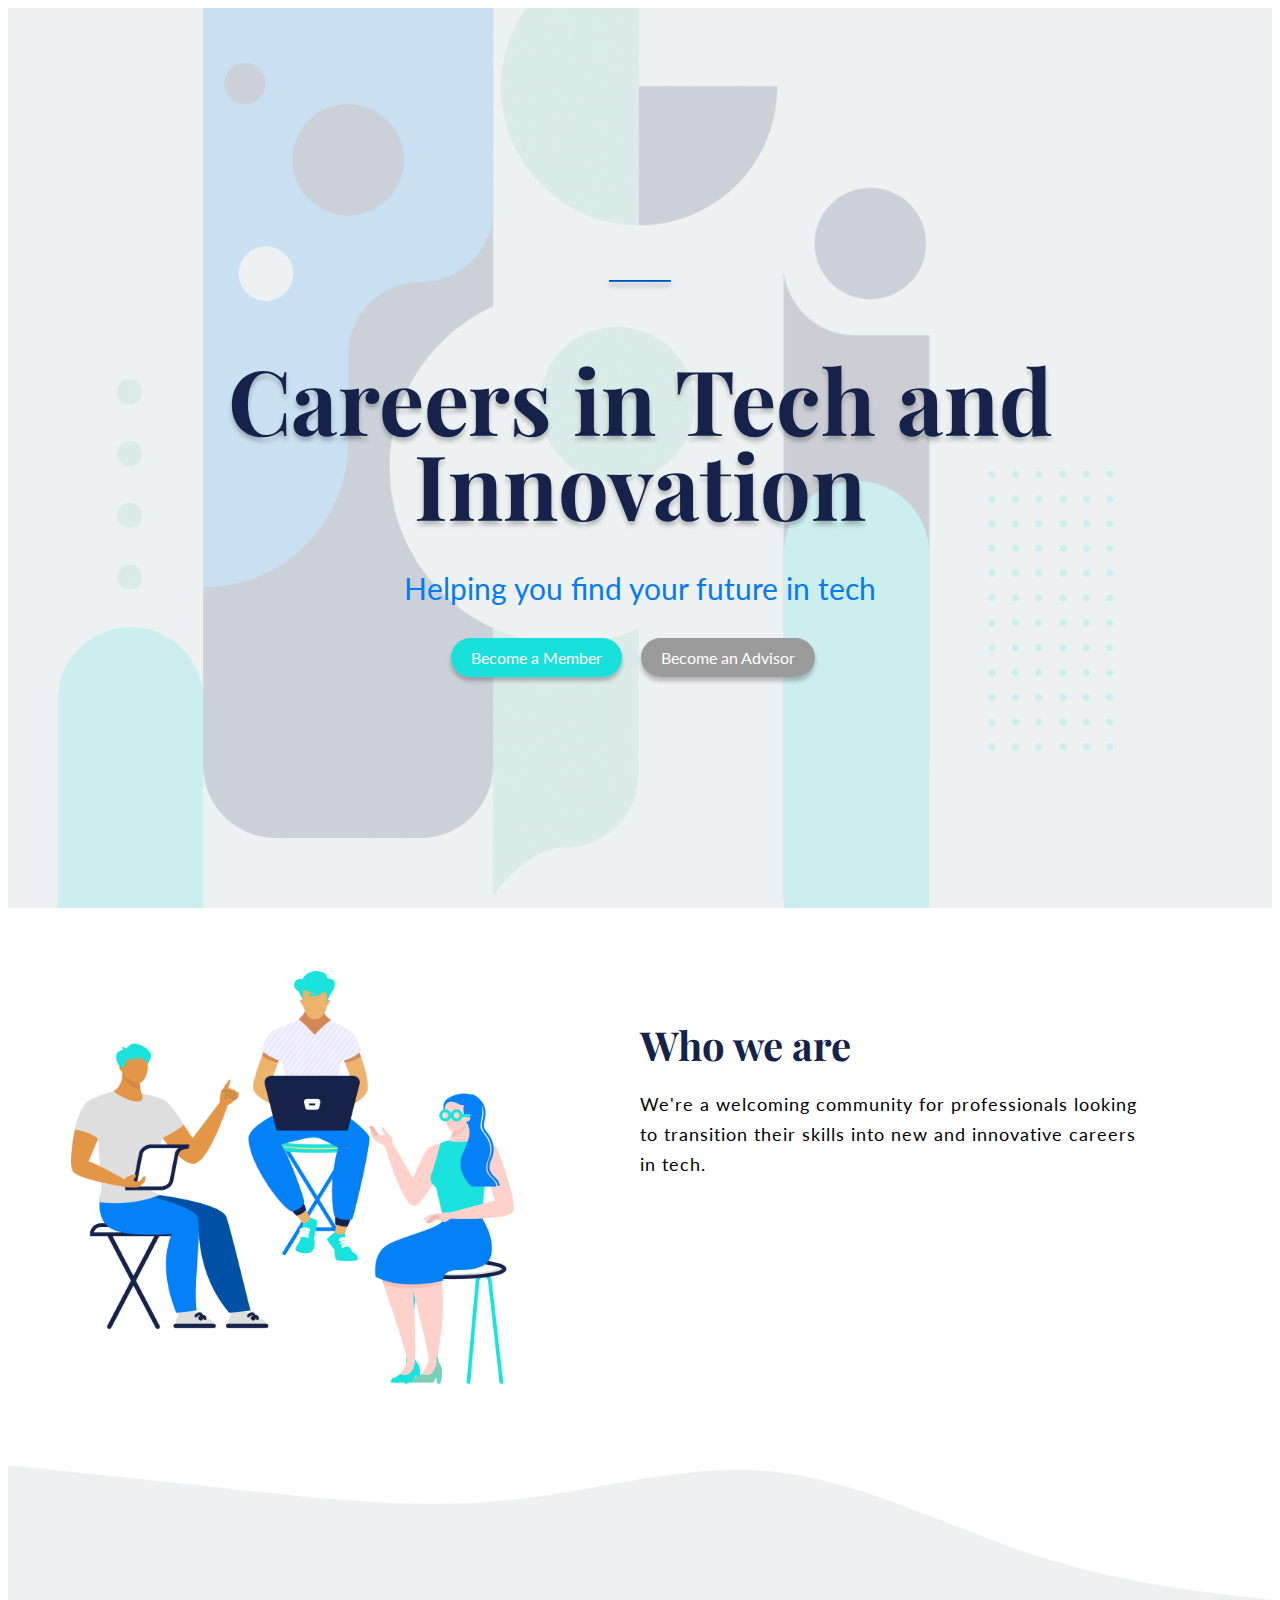
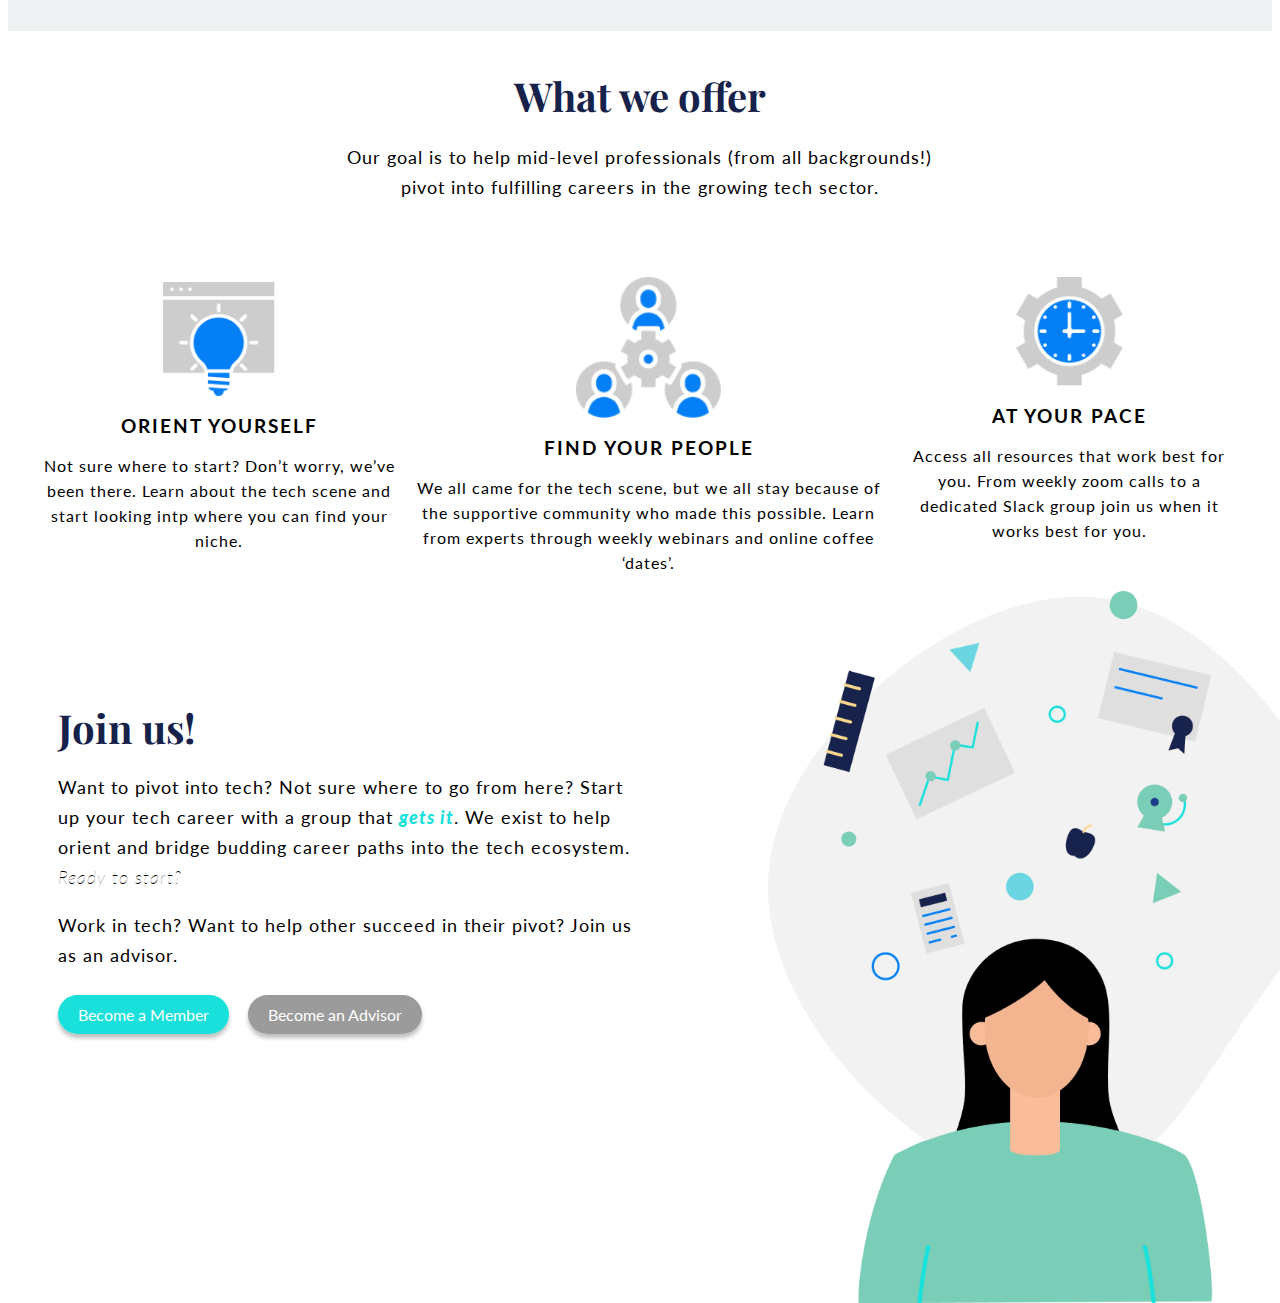
<file: CITVanilla/index.html>
<!DOCTYPE html>
<html lang="en">
<head>
    <meta charset="UTF-8">
    <meta http-equiv="X-UA-Compatible" content="IE=edge">
    <meta name="viewport" content="width=device-width, initial-scale=1.0">
    <link rel="stylesheet" href="style.css">

    <!-- Fonts -->
    <link rel="preconnect" href="https://fonts.googleapis.com">
    <link rel="preconnect" href="https://fonts.gstatic.com" crossorigin>
    <link href="https://fonts.googleapis.com/css2?family=Lato&family=Playfair+Display:wght@700&display=swap" rel="stylesheet">
    <title>CIT Webpage</title>
</head>
<body>
    <header class="hero">
        <hr>
        <h1 class="headerTitle">Careers in Tech and Innovation</h1>
        <p class="headerText">Helping you find your future in tech</p>
        <div class="buttonGroup">
            <a href="https://docs.google.com/forms/d/18mJXKqK5TPIoRmFZhop529CF8f865N_o3c2Bsw2TsTA" target="_blank" class="button member">Become a Member</a>
            <a href="https://docs.google.com/forms/d/1Tqj4OvfrIGQDQYOT4bv5lShbldFWM8TAyMc-MuNdPUQ" target="_blank" class="button advisor">Become an Advisor</a> 
        </div>               
    </header>
    <section id="about">
        <h2 class="section-title mobile">Who we are</h2>
        <div class="content">
            <div class="left">
                <img src="./assets/images/UsGroup.png" alt="Who we are icon" class="slide-image"/>
            </div>
            <div class="right section-text">
                <h2 class="section-title desktop">Who we are</h2>
                <p class="section-text-p">We're a welcoming community for professionals looking to transition their skills into new and innovative careers in tech.</p>
            </div>
        </div>        
        <div class="bottom">
            <img src="./assets/images/wave.png" alt="wave" class="wave-image"/>
        </div>

    </section>
    <section id="services">
        <div class="service-description">
            <h2 class="section-title">What we offer</h2> 
        <p class="section-text-p">Our goal is to help mid-level professionals (from all backgrounds!) pivot into fulfilling careers in the growing tech sector.</p>
        </div> 
        <div class="offers spacer">
            <div class="service top-spacer spacer">
                <img src="./assets/images/icon_bulb.png" alt="light-bulb" class="service-icon" />
                <h3 class="service-title">Orient Yourself</h3>
                <p class="service-text">Not sure where to start? Don’t worry, we’ve been there. Learn about the tech scene and start looking intp where you can find your niche.</p>
            </div>
            <!-- <hr class="spacer"> -->
            <div class="service top-spacer">
                <img src="./assets/images/icon_people.png" alt="people-icon" class="service-icon" />
                <h3 class="service-title">Find your people</h3>
                <p class="service-text">We all came for the tech scene, but we all stay because of the supportive community who made this possible. Learn from experts through weekly webinars and online coffee ‘dates’.</p>
            </div>
            <!-- <hr class="spacer"> -->
            <div class="service top-spacer">
                <img src="./assets/images/icon_pace.png" alt="pace-icon" class="service-icon" />
                <h3 class="service-title">At your pace</h3>
                <p class="service-text">Access all resources that work best for you. From weekly zoom calls to a dedicated Slack group join us when it works best for you.</p>
            </div>
        </div>       
        
        
    </section>
    <section id="join">        
        <div class="left section-text section-text-join">
            <h2 class="section-title desktop">Join us!</h2>
            <p class="section-text-p">Want to pivot into tech? Not sure where to go from here? Start up your tech career with a group that <span class="strongColored">gets it</span>. We exist to help orient and bridge budding career paths into the tech ecosystem. <span class="emphasized">Ready to start?</span></p>
            <p class="section-text-p">Work in tech? Want to help other succeed in their pivot? Join us as an advisor.</p>
            <div class="buttonGroup spacer">
                <a href="https://docs.google.com/forms/d/18mJXKqK5TPIoRmFZhop529CF8f865N_o3c2Bsw2TsTA" target="_blank" class="button member">Become a Member</a>
                <a href="https://docs.google.com/forms/d/1Tqj4OvfrIGQDQYOT4bv5lShbldFWM8TAyMc-MuNdPUQ" target="_blank" class="button advisor">Become an Advisor</a> 
            </div> 
        </div>
        <div class="right">
            <img src="./assets/images/joinUs.png" alt="Who we are icon" class="slide-image-join"/>
        </div>
        <h2 class="section-title mobile">Join us!</h2>
    </section>    
</body>
</html>
</file>
<file: CITVanilla/style.css>
/* Global Styles */
html {
}

body {
}

* {
  box-sizing: border-box;
}
.top-spacer {
  margin-top: 30px;
  padding-top: 10px;
}

.spacer {
  margin-top: 35px;
}

h1.headerTitle,
h2.section-title {
  font-family: "Playfair Display", serif;
}

h2.section-title {
  font-size: 40px;
  color: #16224a;
}

section {
  text-align: center;
}

.slide-image,
.slide-image-join {
  width: 90%;
  padding: 10%;
}

p.section-text-p {
  font-family: "Lato", sans-serif;
  font-size: 20px;
  line-height: 30px;
  letter-spacing: 1px;
  padding: 0 5%;
}

/* Header/Slide One Styles */

header {
  display: flex;
  flex-direction: column;
  justify-content: center;
  align-items: center;
  text-align: center;
  min-height: 100vh;
  padding: 1.5em 1em 0 1em;
}

.hero {
  position: relative;
  background-color: rgba(236, 240, 241, 0.85);
  background-position: center;
  background-repeat: no-repeat;
  background-image: url("./assets/images/header.png");
  background-size: cover;
}

.hero::before {
  content: "";
  position: absolute;
  top: 0px;
  right: 0px;
  bottom: 0px;
  left: 0px;
  background-color: rgba(236, 240, 241, 0.85);
}

hr {
  position: relative;
  border-color: #047af5;
  width: 5%;
  box-shadow: 0px 4px 4px rgba(0, 0, 0, 0.25);
}

h1.headerTitle {
  position: relative;
  color: #16224a;
  font-size: 90px;
  line-height: 95%;
  text-align: center;
  letter-spacing: -2%;
  padding-top: 5%;
  margin-bottom: 0;
  margin-top: 5px;
  text-shadow: 0px 4px 4px rgba(0, 0, 0, 0.25);
}

.headerText {
  position: relative;
  font-family: "Lato", sans-serif;
  color: #047af5;
  font-size: 30px;
  line-height: 60px;
}

a.button {
  position: relative;
  border-radius: 50px;
  border: none;
  padding: 10px 20px;
  color: white;
  text-decoration: none;
  font-family: "Lato", sans-serif;
  box-shadow: 0px 4px 4px rgba(0, 0, 0, 0.25);
  cursor: pointer;
  margin-right: 15px;
}

.member {
  background-color: #19e0da;
}

.advisor {
  background-color: #9b9b9b;
}

/* Slide Two Styles */
h2.desktop {
  display: none;
}

.wave-image {
  width: 100%;
}

/* Slide Three Styles */
h3.service-title {
  text-transform: uppercase;
  font-family: "Lato", sans-serif;
  line-height: 15px;
  letter-spacing: 2px;
}

p.service-text {
  font-family: "Lato", sans-serif;
  line-height: 25px;
  letter-spacing: 1px;
  padding: 0 10px;
}

/* Slide Four Stlyes */
#join {
  display: flex;
  flex-direction: column-reverse;
}

span.strongColored {
  font-weight: 900;
  font-style: italic;
  color: #19e0da;
}

span.emphasized {
  font-weight: 100;
  font-style: italic;
}

/* Medium devices (landscape tablets, 768px and up) */
@media only screen and (min-width: 768px) {
  h2.mobile {
    display: none;
  }

  h2.desktop {
    display: block;
  }

  section {
    text-align: left;
  }

  #join,
  .content {
    display: flex;
    flex-direction: row;
  }

  .left {
    width: 50%;
  }

  .right {
    width: 40%;
  }

  img.slide-image-join {
    max-width: 40%;
    position: absolute;
    right: 0;
    padding: 0;
  }

  h2.section-title.desktop {
    margin: 10px 0;
  }

  p.section-text-p {
    padding: 0;
    font-size: 18px;
  }

  .section-text {
    padding: 50px 0 35px 0;
    margin-top: 50px;
  }

  .section-text-join {
    padding: 50px 0 35px 50px;
    margin-top: 50px;
  }

  .service-description {
    text-align: center;
  }

  .service-description h2 {
    margin-bottom: 20px;
  }

  .service-description p {
    margin: 0 auto;
    padding: 0 50px;
    max-width: 60%;
  }

  section#services {
    padding: 0 25px;
  }

  .offers {
    display: flex;
    /* justify-content: space-around; */
  }

  .service {
    text-align: center;
  }

  .service-icon {
    width: 30%;
  }
}

/* On Small devices from 600px down */
@media only screen and (max-width: 600px) {
  h1.headerTitle {
    font-size: 50px;
  }

  .headerText {
    font-size: 25px;
    line-height: 30px;
  }

  a.button {
    display: inline-block;
    margin-bottom: 20px;
  }

  hr {
    width: 10%;
  }
}
</file>
